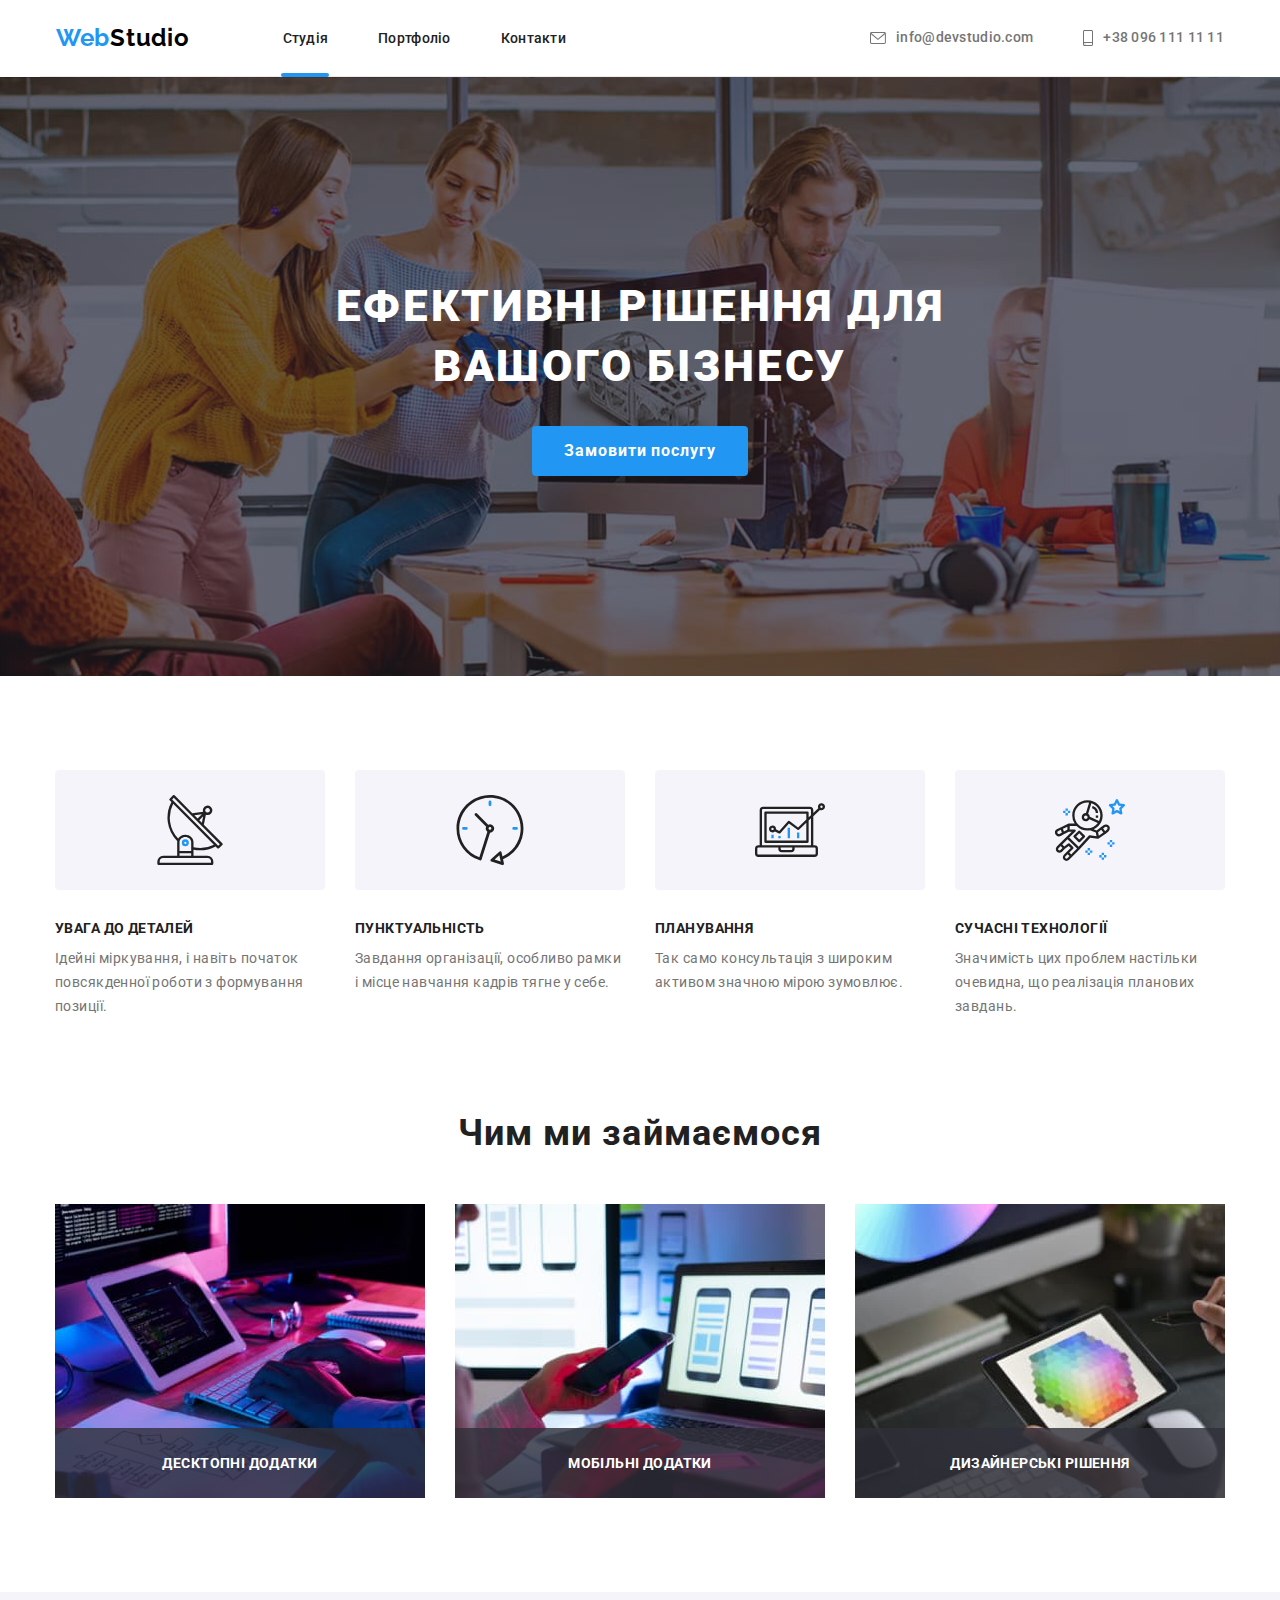
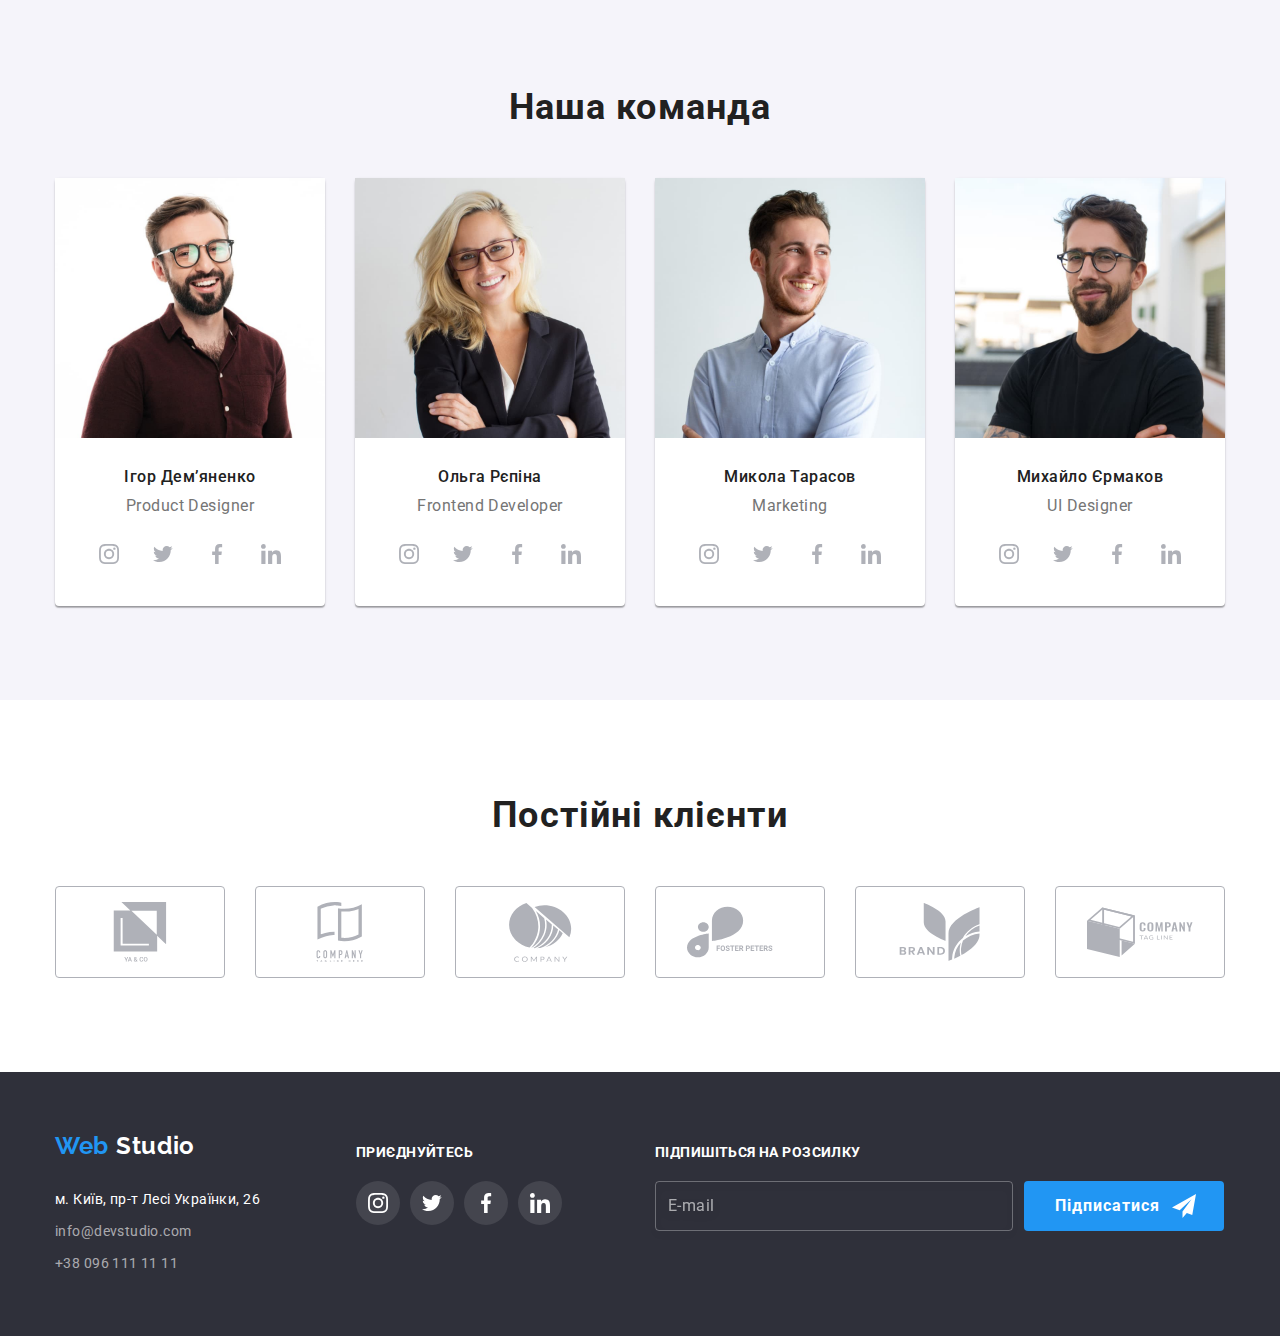
<file: index.html>
<!DOCTYPE html>
<html lang="uk">
  <head>
    <meta charset="UTF-8" />
    <meta http-equiv="X-UA-Compatible" content="IE=edge" />
    <meta name="viewport" content="width=device-width, initial-scale=1.0" />
    <title>Web Studio</title>
    <link
      rel="stylesheet"
      href="https://cdnjs.cloudflare.com/ajax/libs/modern-normalize/1.1.0/modern-normalize.min.css"
    />
    <link rel="stylesheet" href="./css/main.min.css" />
    <link
      href="https://fonts.googleapis.com/css2?family=Raleway:wght@700&family=Roboto:wght@400;500;700;900&display=swap"
      rel="stylesheet"
    />
  </head>
  <body>
    <header class="page-header">
      <div class="page-header__container">
        <a href="./index.html" lang="en" class="logo page-header__logo"
          ><span class="logo-design-color">Web</span>Studio</a
        >
        <button type="button" class="mobile-menu__open js-open-menu is-open">
          <svg
            class="mobile-menu__icon-menu"
            width="24"
            height="16"
            aria-label="виклик мобільного меню"
          >
            <use href="./images/icon.svg#icon-menu_24px"></use>
          </svg>
        </button>
        <div class="mobile-menu js-menu-container">
          <button type="button" class="mobile-menu__close js-close-menu">
            <svg class="mobile-menu__icon-close" width="18" heighe="18">
              <use href="./images/icon.svg#icon-close_24px"></use>
            </svg>
          </button>
          <div class="mobile-menu__set">
            <nav class="mobile-menu__nav">
              <ul class="mobile-menu__nav-list">
                <li class="mobile-menu__nav-item">
                  <a class="mobile-menu__nav-link" href="./index.html">Студія</a>
                </li>
                <li class="mobile-menu__nav-item">
                  <a class="mobile-menu__nav-link" href="./portfolio.html">Портфоліо</a>
                </li>
                <li class="mobile-menu__nav-item">
                  <a class="mobile-menu__nav-link" href="#">Контакти</a>
                </li>
              </ul>
            </nav>
            <div>
              <ul class="mobile-menu__contact-list">
                <li class="mobile-menu__contact-item">
                  <a class="mobile-menu__contact-tel" href="tel:+380961111111">+380961111111</a>
                </li>
                <li class="mobile-menu__contact-item">
                  <a class="mobile-menu__contact-mail" href="mailto:info@devstudio.com"
                    >info@devstudio.com</a
                  >
                </li>
              </ul>
            </div>
            <div>
              <ul class="mobile-menu__social-list">
                <li class="mobile-menu__social-item">
                  <a class="mobile-menu__social-link" href="#">Instagram</a>
                </li>
                <li class="mobile-menu__social-item">
                  <a class="mobile-menu__social-link" href="#">Twitter</a>
                </li>
                <li class="mobile-menu__social-item">
                  <a class="mobile-menu__social-link" href="#">Facebook</a>
                </li>
                <li class="mobile-menu__social-item">
                  <a class="mobile-menu__social-link" href="#">Linkedln</a>
                </li>
              </ul>
            </div>
          </div>
        </div>
        <nav>
          <ul class="nav">
            <li class="nav__item">
              <a href="./index.html" class="nav__link nav__studio--bottom-border">Студія</a>
            </li>
            <li class="nav__item">
              <a href="./portfolio.html" class="nav__link">Портфоліо</a>
            </li>
            <li class="nav__item">
              <a href="#" class="nav__link">Контакти</a>
            </li>
          </ul>
        </nav>
        <ul class="contact">
          <li class="contact__item">
            <a href="mailto:info@devstudio.com" class="contact__link">
              <svg class="contact__icon-mail">
                <use href="./images/icon.svg#icon-envelope"></use>
              </svg>
              info@devstudio.com</a
            >
          </li>
          <li class="contact__item">
            <a href="tel:+380961111111" class="contact__link">
              <svg class="contact__icon-smartphone">
                <use href="./images/icon.svg#icon-smartphone"></use>
              </svg>
              +38 096 111 11 11</a
            >
          </li>
        </ul>
      </div>
    </header>
    <main>
      <section class="section-hero">
        <div class="container">
          <h1 class="hero__title">
            Ефективні рішення для<br />
            вашого бізнесу
          </h1>
          <button type="submit" class="button hero-button" data-modal-open>Замовити послугу</button>
        </div>
      </section>
      <section class="section-benefits">
        <div class="container">
          <h2 class="benefits__title visually-hidden">Наші переваги</h2>
          <ul class="benefits__list">
            <li class="benefits__item">
              <span class="benefits__icon">
                <svg class="benefits-icon-antenna" width="70px" height="70px">
                  <use href="./images/icon.svg#icon-antenna-1"></use>
                </svg>
              </span>
              <h3 class="benefits__title">Увага до деталей</h3>
              <p class="benefits__text">
                Ідейні міркування, і навіть початок повсякденної роботи з формування позиції.
              </p>
            </li>
            <li class="benefits__item">
              <span class="benefits__icon">
                <svg class="benefits-icon-antenna" width="70px" height="70px">
                  <use href="./images/icon.svg#icon-clock-1"></use>
                </svg>
              </span>
              <h3 class="benefits__title">Пунктуальність</h3>
              <p class="benefits__text">
                Завдання організації, особливо рамки і місце навчання кадрів тягне у себе.
              </p>
            </li>
            <li class="benefits__item">
              <span class="benefits__icon">
                <svg class="benefits-icon-antenna" width="70px" height="70px">
                  <use href="./images/icon.svg#icon-diagram-1"></use>
                </svg>
              </span>
              <h3 class="benefits__title">Планування</h3>
              <p class="benefits__text">
                Так само консультація з широким активом значною мірою зумовлює.
              </p>
            </li>
            <li class="benefits__item">
              <span class="benefits__icon">
                <svg class="benefits-icon-antenna" width="70px" height="70px">
                  <use href="./images/icon.svg#icon-astronaut-1"></use>
                </svg>
              </span>
              <h3 class="benefits__title">Сучасні технології</h3>
              <p class="benefits__text">
                Значимість цих проблем настільки очевидна, що реалізація планових завдань.
              </p>
            </li>
          </ul>
        </div>
      </section>
      <section class="works-section">
        <div class="container">
          <h2 class="works__title">Чим ми займаємося</h2>
          <ul class="works__list">
            <li class="works__item">
              <div class="works__div">
                <picture>
                  <source
                    srcset="
                      ./images/work/box-1-desktop.jpg    1x,
                      ./images/work/box-1-desktop@x2.jpg 2x
                    "
                  />
                  <img
                    class="works__images"
                    src="./images/work/box-1-desktop.jpg"
                    alt="людина працює на планшеті через клавіатуру "
                    width="370"
                  />
                </picture>
                <p class="works__text">Десктопні додатки</p>
              </div>
            </li>
            <li class="works__item">
              <div class="works__div">
                <picture>
                  <source
                    srcset="
                      ./images/work/box-2-desktop.jpg    1x,
                      ./images/work/box-2-desktop@x2.jpg 2x
                    "
                  />
                  <img
                    class="works__images"
                    src="./images/work/box-2-desktop.jpg"
                    alt="смартфон і ноутбук"
                    width="370"
                  />
                </picture>
                <p class="works__text">Мобільні додатки</p>
              </div>
            </li>
            <li class="works__item">
              <div class="works__div">
                <picture>
                  <source
                    srcset="
                      ./images/work/box-3-desktop.jpg    1x,
                      ./images/work/box-3-desktop@x2.jpg 2x
                    "
                  />
                  <img
                    class="works__images"
                    src="./images/work/box-3-desktop.jpg"
                    alt="робота на планшеті за допомогою стілуса"
                    width="370"
                  />
                </picture>
                <p class="works__text">Дизайнерські рішення</p>
              </div>
            </li>
          </ul>
        </div>
      </section>
      <section class="section-team">
        <div class="container">
          <h2 class="team__title">Наша команда</h2>
          <ul class="team__list">
            <li class="team__item">
              <picture>
                <source
                  srcset="
                    ./images/team-images/igor-mobile.jpg    1x,
                    ./images/team-images/igor-mobile@x2.jpg 2x
                  "
                  media="(max-width:767px)"
                />
                <source
                  srcset="
                    ./images/team-images/igor-tablet.jpg    1x,
                    ./images/team-images/igor-tablet@x2.jpg 2x
                  "
                  media="(max-width:1199px)"
                />
                <source
                  srcset="
                    ./images/team-images/igor-desktop.jpg    1x,
                    ./images/team-images/igor-desktop@x2.jpg 2x
                  "
                  media="(min-width:1200px)"
                />
                <img
                  class="team__images"
                  src="./images/team-images/igor-mobile.jpg"
                  alt="молодий чоловік в сорочці і окулярах"
                />
              </picture>
              <div class="team-card">
                <h3 class="team-card__title">Ігор Дем’яненко</h3>
                <p lang="en" class="team-card__text">Product Designer</p>
                <ul class="team-card__list">
                  <li>
                    <a href="" class="team-card__link">
                      <svg class="team-icon" width="20" height="20">
                        <use href="./images/icon.svg#icon-instagram-2"></use>
                      </svg>
                    </a>
                  </li>
                  <li>
                    <a href="" class="team-card__link">
                      <svg class="team-icon" width="20" height="20">
                        <use href="./images/icon.svg#icon-Group"></use>
                      </svg>
                    </a>
                  </li>
                  <li>
                    <a href="" class="team-card__link">
                      <svg class="team-icon" width="20" height="20">
                        <use href="./images/icon.svg#icon-facebook-1"></use>
                      </svg>
                    </a>
                  </li>
                  <li>
                    <a href="" class="team-card__link">
                      <svg class="team-icon" width="20" height="20">
                        <use href="./images/icon.svg#icon-linkedin-1"></use>
                      </svg>
                    </a>
                  </li>
                </ul>
              </div>
            </li>
            <li class="team__item">
              <picture>
                <source
                  srcset="
                    ./images/team-images/olga-mobile.jpg    1x,
                    ./images/team-images/olga-mobile@x2.jpg 2x
                  "
                  media="(max-width:767px)"
                />
                <source
                  srcset="
                    ./images/team-images/olga-tablet.jpg    1x,
                    ./images/team-images/olga-tablet@x2.jpg 2x
                  "
                  media="(max-width:1199px)"
                />
                <source
                  srcset="
                    ./images/team-images/olga-desktop.jpg    1x,
                    ./images/team-images/olga-desktop@x2.jpg 2x
                  "
                  media="(min-width:1200px)"
                />
                <img
                  class="team__images"
                  src="./images/team-images/olga-mobile.jpg"
                  alt="молода дівчина в окулярах"
                />
              </picture>
              <div class="team-card">
                <h3 class="team-card__title">Ольга Рєпіна</h3>
                <p lang="en" class="team-card__text">Frontend Developer</p>
                <ul class="team-card__list">
                  <li>
                    <a href="" class="team-card__link">
                      <svg class="team-icon" width="20" height="20">
                        <use href="./images/icon.svg#icon-instagram-2"></use>
                      </svg>
                    </a>
                  </li>
                  <li>
                    <a href="" class="team-card__link">
                      <svg class="team-icon" width="20" height="20">
                        <use href="./images/icon.svg#icon-Group"></use>
                      </svg>
                    </a>
                  </li>
                  <li>
                    <a href="" class="team-card__link">
                      <svg class="team-icon" width="20" height="20">
                        <use href="./images/icon.svg#icon-facebook-1"></use>
                      </svg>
                    </a>
                  </li>
                  <li>
                    <a href="" class="team-card__link">
                      <svg class="team-icon" width="20" height="20">
                        <use href="./images/icon.svg#icon-linkedin-1"></use>
                      </svg>
                    </a>
                  </li>
                </ul>
              </div>
            </li>
            <li class="team__item">
              <picture>
                <source
                  srcset="
                    ./images/team-images/mukola-mobile.jpg    1x,
                    ./images/team-images/mukola-mobile@x2.jpg 2x
                  "
                  media="(max-width:767px)"
                />
                <source
                  srcset="
                    ./images/team-images/mukola-tablet.jpg    1x,
                    ./images/team-images/mukola-tablet@x2.jpg 2x
                  "
                  media="(max-width:1199px)"
                />
                <source
                  srcset="
                    ./images/team-images/mukola-desktop.jpg    1x,
                    ./images/team-images/mukola-desktop@x2.jpg 2x
                  "
                  media="(min-width:1200px)"
                />
                <img
                  class="team__images"
                  src="./images/team-images/mukola-mobile.jpg"
                  alt="молодий усміхнений чоловік в сорочці"
                  width="100%"
                />
              </picture>
              <div class="team-card">
                <h3 class="team-card__title">Микола Тарасов</h3>
                <p lang="en" class="team-card__text">Marketing</p>
                <ul class="team-card__list">
                  <li>
                    <a href="" class="team-card__link">
                      <svg class="team-icon" width="20" height="20">
                        <use href="./images/icon.svg#icon-instagram-2"></use>
                      </svg>
                    </a>
                  </li>
                  <li>
                    <a href="" class="team-card__link">
                      <svg class="team-icon" width="20" height="20">
                        <use href="./images/icon.svg#icon-Group"></use>
                      </svg>
                    </a>
                  </li>
                  <li>
                    <a href="" class="team-card__link">
                      <svg class="team-icon" width="20" height="20">
                        <use href="./images/icon.svg#icon-facebook-1"></use>
                      </svg>
                    </a>
                  </li>
                  <li>
                    <a href="" class="team-card__link">
                      <svg class="team-icon" width="20" height="20">
                        <use href="./images/icon.svg#icon-linkedin-1"></use>
                      </svg>
                    </a>
                  </li>
                </ul>
              </div>
            </li>
            <li class="team__item">
              <picture>
                <source
                  srcset="
                    ./images/team-images/muhail-mobile.jpg    1x,
                    ./images/team-images/muhail-mobile@x2.jpg 2x
                  "
                  media="(max-width:767px)"
                />
                <source
                  srcset="
                    ./images/team-images/muhail-tablet.jpg    1x,
                    ./images/team-images/muhail-tablet@x2.jpg 2x
                  "
                  media="(max-width:1199px)"
                />
                <source
                  srcset="
                    ./images/team-images/muhail-desktop.jpg    1x,
                    ./images/team-images/muhail-desktop@x2.jpg 2x
                  "
                  media="(min-width:1200px)"
                />
                <img
                  class="team__images"
                  src="./images/team-images/muhail-mobile.jpg"
                  alt="молодий чоловік в футболці і окулярах"
                  width="100%"
                />
              </picture>
              <div class="team-card">
                <h3 class="team-card__title">Михайло Єрмаков</h3>
                <p lang="en" class="team-card__text">UI Designer</p>
                <ul class="team-card__list">
                  <li>
                    <a href="" class="team-card__link">
                      <svg class="team-icon" width="20" height="20">
                        <use href="./images/icon.svg#icon-instagram-2"></use>
                      </svg>
                    </a>
                  </li>
                  <li>
                    <a href="" class="team-card__link">
                      <svg class="team-icon" width="20" height="20">
                        <use href="./images/icon.svg#icon-Group"></use>
                      </svg>
                    </a>
                  </li>
                  <li>
                    <a href="" class="team-card__link">
                      <svg class="team-icon" width="20" height="20">
                        <use href="./images/icon.svg#icon-facebook-1"></use>
                      </svg>
                    </a>
                  </li>
                  <li>
                    <a href="" class="team-card__link">
                      <svg class="team-icon" width="20" height="20">
                        <use href="./images/icon.svg#icon-linkedin-1"></use>
                      </svg>
                    </a>
                  </li>
                </ul>
              </div>
            </li>
          </ul>
        </div>
      </section>
      <section class="section-clients">
        <div class="container">
          <h2 class="clients__title">Постійні клієнти</h2>
          <ul class="clients__list">
            <li>
              <a href="" class="clients__link">
                <svg class="clients__icon" width="106" height="60">
                  <use href="./images/icon.svg#icon-group-1"></use>
                </svg>
              </a>
            </li>
            <li>
              <a href="" class="clients__link">
                <svg class="clients__icon" width="106" height="60">
                  <use href="./images/icon.svg#icon-group-2"></use>
                </svg>
              </a>
            </li>
            <li>
              <a href="" class="clients__link">
                <svg class="clients__icon" width="106" height="60">
                  <use href="./images/icon.svg#icon-group-3"></use>
                </svg>
              </a>
            </li>
            <li>
              <a href="" class="clients__link">
                <svg class="clients__icon" width="106" height="60">
                  <use href="./images/icon.svg#icon-group-4"></use>
                </svg>
              </a>
            </li>
            <li>
              <a href="" class="clients__link">
                <svg class="clients__icon" width="106" height="60">
                  <use href="./images/icon.svg#icon-group-5"></use>
                </svg>
              </a>
            </li>
            <li>
              <a href="" class="clients__link">
                <svg class="clients__icon" width="106" height="60">
                  <use href="./images/icon.svg#icon-group-6"></use>
                </svg>
              </a>
            </li>
          </ul>
        </div>
      </section>
    </main>
    <footer class="section-footer">
      <div class="container">
      <div class="footer__list">
        <div class="footer-item">
          <a href="./index.html" lang="en" class="logo footer__logo"
            ><span class="logo-design-color">Web</span> Studio</a
          >
          <address>
            <ul class="address__list">
              <li class="address__item">
                <a
                  href="https://goo.gl/maps/CPtrU1FHBa2aNyZL9"
                  target="_blank"
                  rel="noopener noreferrer nofollow"
                  class="address__office"
                  >м. Київ, пр-т Лесі Українки, 26</a
                >
              </li>
              <li class="address__item">
                <a href="mailto:info@devstudio.com" class="address__contact">info@devstudio.com</a>
              </li>
              <li class="address__item">
                <a href="tel:+380961111111" class="address__contact">+38 096 111 11 11</a>
              </li>
            </ul>
          </address>
        </div>
        <div class="footer-join__set">
          <p class="footer-join__title">Приєднуйтесь</p>
          <ul class="footer-join__list">
            <li>
              <a href="" class="footer-join__link">
                <svg class="footer-join__icon" width="20" height="20">
                  <use href="./images/icon.svg#icon-instagram-2"></use>
                </svg>
              </a>
            </li>
            <li>
              <a href="" class="footer-join__link">
                <svg class="footer-join__icon" width="20" height="20">
                  <use href="./images/icon.svg#icon-Group"></use>
                </svg>
              </a>
            </li>
            <li>
              <a href="" class="footer-join__link">
                <svg class="footer-join__icon" width="20" height="20">
                  <use href="./images/icon.svg#icon-facebook-1"></use>
                </svg>
              </a>
            </li>
            <li>
              <a href="" class="footer-join__link">
                <svg class="footer-join__icon" width="20" height="20">
                  <use href="./images/icon.svg#icon-linkedin-1"></use>
                </svg>
              </a>
            </li>
          </ul>
        </div>
        <div class="footer-form">
          <p class="footer-form__title">Підпишіться на розсилку</p>
          <form>
            <label for="footer=form-email"></label>
            <input
              class="footer-form__input"
              id="footer=form-email"
              type="email"
              name="footer=form-email"
              placeholder="E-mail"
            />
            <button class="button footer-form__button" type="submit">
              Підписатися
              <svg class="footer-form__icon" width="24" height="24">
                <use href="./images/icon.svg#icon-icon-send"></use>
              </svg>
            </button>
          </form>
        </div>
      </div>
      </div>
    </footer>
    <div class="backdrop is-hidden" data-modal>
      <div class="modal">
        <button class="modal__close-button" type="button" data-modal-close>
          <svg class="modal__icon" width="11" height="11">
            <use href="./images/icon.svg#close"></use>
          </svg>
        </button>
        <p class="modal__text">Залиште свої данні, ми вам передзвонимо</p>
        <form>
          <label class="modal__name-label" for="person-name">Ім’я</label>
          <div class="modal__name-position">
            <input class="modal__name-input" id="person-name" type="text" name="person-name" />
            <svg class="modal__person-icon" width="12" height="12">
              <use href="./images/icon.svg#icon-person-black-18dp-1"></use>
            </svg>
          </div>

          <label class="modal__tel-label" for="person-tel">Телефон</label>
          <div class="modal__tel-position">
            <input class="modal__tel-input" id="person-tel" type="tel" name="person-tel" />
            <svg class="modal__tel-icon" width="13" height="13">
              <use href="./images/icon.svg#icon-Vector"></use>
            </svg>
          </div>

          <label class="modal__mail-label" for="person-mail">Пошта</label>
          <div class="modal__mail-position">
            <input class="modal__mail-input" id="person-mail" type="email" name="person-mail" />
            <svg class="modal__mail-icon" width="15" height="12">
              <use href="./images/icon.svg#icon-Vector-1"></use>
            </svg>
          </div>

          <label class="modal__comment-label" for="person-comment">Коментар</label>
          <textarea
            class="modal__comment"
            id="person-comment"
            name="person-comment"
            placeholder="Введіть текст"
          ></textarea>
        
          <div class="modal__checkbox">
          <label for="terms-check" >
            <input
              type="checkbox"
              id="terms-check"
              name="terms-check"
              class="modal__checkbox-input"
            />
            <span class="modal__checkbox-text"></span>
            Погоджуюсь з розсилкою та приймаю
            <a href="#" class="modal__checkbox-link">Умови договору</a>
            <svg class="modal__checkbox-icon" width="16" height="16">
              <use href="./images/icon.svg#icon-icon-check-5"></use>
            </svg>
          </label>
        </div>
          <button type="submit" class="button modal__form-button">Відправити</button>
        </form>
      </div>
    </div>
    <script src="./js/modal.js"></script>
    <script src="./js/mobile-menu.js"></script>
  </body>
</html>
</file>
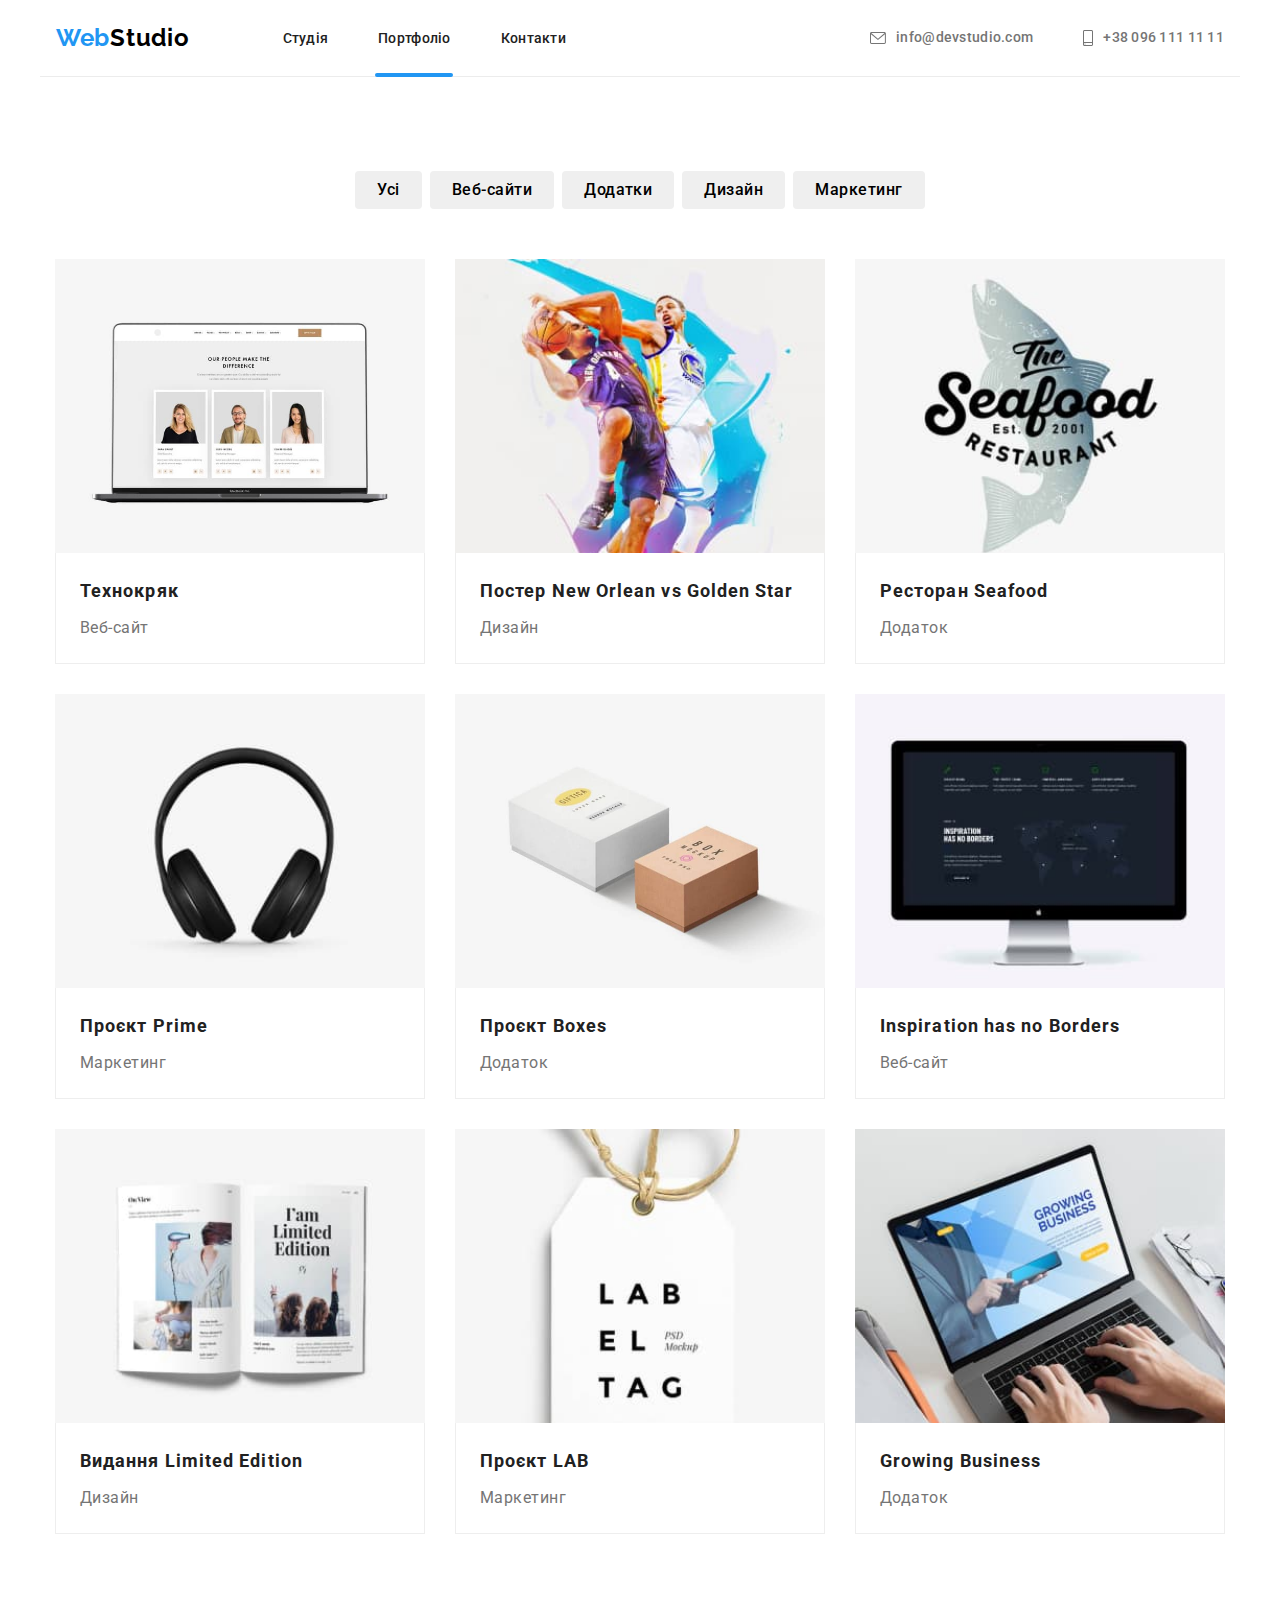
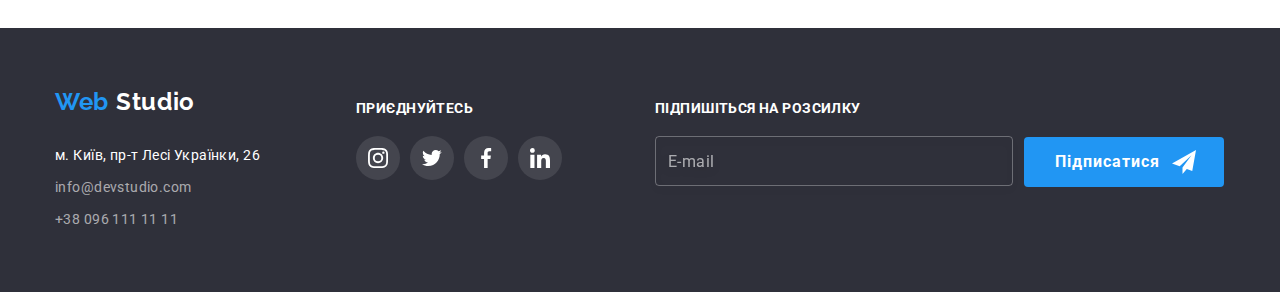
<file: portfolio.html>
<!DOCTYPE html>
<html lang="uk">
  <head>
    <meta charset="UTF-8" />
    <meta http-equiv="X-UA-Compatible" content="IE=edge" />
    <meta name="viewport" content="width=device-width, initial-scale=1.0" />
    <title>Portfolio</title>
    <link
      rel="stylesheet"
      href="https://cdnjs.cloudflare.com/ajax/libs/modern-normalize/1.1.0/modern-normalize.min.css"
    />
    <link rel="stylesheet" href="./css/main.min.css" />
    <link
      href="https://fonts.googleapis.com/css2?family=Raleway:wght@700&family=Roboto:wght@400;500;700;900&display=swap"
      rel="stylesheet"
    />
  </head>
  <body>
    <header class="page-header">
      <div class="page-header__container">
        <a href="./index.html" lang="en" class="logo page-header__logo"
          ><span class="logo-design-color">Web</span>Studio</a
        >
        <button type="button" class="mobile-menu__open js-open-menu is-open">
          <svg
            class="mobile-menu__icon-menu"
            width="24"
            height="16"
            aria-label="виклик мобільного меню"
          >
            <use href="./images/icon.svg#icon-menu_24px"></use>
          </svg>
        </button>
        <div class="mobile-menu js-menu-container">
          <button type="button" class="mobile-menu__close js-close-menu">
            <svg class="mobile-menu__icon-close" width="18" heighe="18">
              <use href="./images/icon.svg#icon-close_24px"></use>
            </svg>
          </button>
          <div class="mobile-menu__set">
            <nav class="mobile-menu__nav">
              <ul class="mobile-menu__nav-list">
                <li class="mobile-menu__nav-item">
                  <a class="mobile-menu__nav-link" href="./index.html">Студія</a>
                </li>
                <li class="mobile-menu__nav-item">
                  <a class="mobile-menu__nav-link" href="./portfolio.html">Портфоліо</a>
                </li>
                <li class="mobile-menu__nav-item">
                  <a class="mobile-menu__nav-link" href="#">Контакти</a>
                </li>
              </ul>
            </nav>
            <div>
              <ul class="mobile-menu__contact-list">
                <li class="mobile-menu__contact-item">
                  <a class="mobile-menu__contact-tel" href="tel:+380961111111">+380961111111</a>
                </li>
                <li class="mobile-menu__contact-item">
                  <a class="mobile-menu__contact-mail" href="mailto:info@devstudio.com"
                    >info@devstudio.com</a
                  >
                </li>
              </ul>
            </div>
            <div>
              <ul class="mobile-menu__social-list">
                <li class="mobile-menu__social-item">
                  <a class="mobile-menu__social-link" href="#">Instagram</a>
                </li>
                <li class="mobile-menu__social-item">
                  <a class="mobile-menu__social-link" href="#">Twitter</a>
                </li>
                <li class="mobile-menu__social-item">
                  <a class="mobile-menu__social-link" href="#">Facebook</a>
                </li>
                <li class="mobile-menu__social-item">
                  <a class="mobile-menu__social-link" href="#">Linkedln</a>
                </li>
              </ul>
            </div>
          </div>
        </div>
        <nav>
          <ul class="nav">
            <li class="nav__item">
              <a href="./index.html" class="nav__link">Студія</a>
            </li>
            <li class="nav__item">
              <a href="./portfolio.html" class="nav__link nav__portfolio--bottom-border"
                >Портфоліо</a
              >
            </li>
            <li class="nav__item">
              <a href="#" class="nav__link">Контакти</a>
            </li>
          </ul>
        </nav>
        <ul class="contact">
          <li class="contact__item">
            <a href="mailto:info@devstudio.com" class="contact__link">
              <svg class="contact__icon-mail">
                <use href="./images/icon.svg#icon-envelope"></use>
              </svg>
              info@devstudio.com</a
            >
          </li>
          <li class="contact__item">
            <a href="tel:+380961111111" class="contact__link">
              <svg class="contact__icon-smartphone">
                <use href="./images/icon.svg#icon-smartphone"></use>
              </svg>
              +38 096 111 11 11</a
            >
          </li>
        </ul>
      </div>
    </header>
    <main>
      <section class="section-portfolio">
        <div class="container">
          <h1 class="portfolio__hidden-title visually-hidden">Портфоліо</h1>
          <ul class="portfolio__list-button">
            <li class="portfolio__item"><button class="portfolio__button">Усі</button></li>
            <li class="portfolio__item"><button class="portfolio__button">Веб-сайти</button></li>
            <li class="portfolio__item"><button class="portfolio__button">Додатки</button></li>
            <li class="portfolio__item"><button class="portfolio__button">Дизайн</button></li>
            <li class="portfolio__item"><button class="portfolio__button">Маркетинг</button></li>
          </ul>
          <ul class="portfolio-product__list">
            <li class="portfolio-product__item">
              <div class="portfolio-product__overlay">
                <picture>
                  <source
                    srcset="
                  ./images/portfolio-images/laptop-mobile.jpg x1,
                   ./images/portfolio-images/laptop-mobile@x2.jpg 2x"
                    media="(max-width:767px)"
                  />
                  <source
                    srcset="
                ./images/portfolio-images/laptop-tablet.jpg x1,
                ./images/portfolio-images/laptop-tablet@x2.jpg 2x"
                    media="(min-width:768px)"
                  />

                  <source
                    srcset="
                ./images/portfolio-images/laptop-desktop.jpg x1,
                ./images/portfolio-images/laptop-desktop@x2.jpg 2x"
                    media="(min-width:1200px)"
                  />

                  <img class="portfolio-img" src="./images//portfolio-images/laptop-mobile.jpg" alt="ноутбук" />
                </picture>
                <p class="portfolio-product__overlay-text">
                  Ресурс пропонує комплексні пропозиції з різним рівнем функціоналу та сервісів. Все
                  це дозволить відвідувачу отримати вичерпні відомості про компанію чи приватну
                  особу.
                </p>
              </div>
              <div class="portfolio-product__description">
                <h2 class="portfolio-product__title">Технокряк</h2>
                <p class="portfolio-product__text">Веб-сайт</p>
              </div>
            </li>
            <li class="portfolio-product__item">
              <div class="portfolio-product__overlay">
                <picture>
                  <source
                    srcset="
                     ./images/portfolio-images/sport-mobile.jpg 1x,
                     ./images/portfolio-images/sport-mobile@x2.jpg 2x"
                    media="(max-width:767px)"
                  />
                  <source
                    srcset="
                    ./images/portfolio-images/sport-tablet.jpg 1x,
                    ./images/portfolio-images/sport-tablet@x2.jpg 2x"
                    media="(min-width:768px)"
                  />

                  <source
                    srcset="
                                ./images/portfolio-images/sport-desktop.jpg 1x,
                                ./images/portfolio-images/sport-desktop@x2.jpg 2x"
                    media="(min-width:1200px)"
                  />

                  <img 
                    src="./images/portfolio-images/sport-mobile.jpg"
                    alt="два гравці в баскетбол"
                  />
                </picture>

                <p class="portfolio-product__overlay-text">
                  Ресурс пропонує комплексні пропозиції з різним рівнем функціоналу та сервісів. Все
                  це дозволить відвідувачу отримати вичерпні відомості про компанію чи приватну
                  особу.
                </p>
              </div>
              <div class="portfolio-product__description">
                <h2 class="portfolio-product__title">Постер New Orlean vs Golden Star</h2>
                <p class="portfolio-product__text">Дизайн</p>
              </div>
            </li>
            <li class="portfolio-product__item">
              <div class="portfolio-product__overlay">
                <picture>
                  <source
                    srcset="
                                                  ./images/portfolio-images/seafood-mobile.jpg 1x,
                                                   ./images/portfolio-images/seafood-mobile@x2.jpg 2x"
                    media="(max-width:767px)"
                  />
                  <source
                    srcset="
                                                ./images/portfolio-images/seafood-tablet.jpg 1x,
                                                ./images/portfolio-images/seafood-tablet@x2.jpg 2x"
                    media="(min-width:768px)"
                  />

                  <source
                    srcset="
                                                ./images/portfolio-images/seafood-desktop.jpg 1x,
                                                ./images/portfolio-images/seafood-desktop@x2.jpg 2x"
                    media="(min-width:1200px)"
                  />

                  <img
                    class="portfolio-img"
                    src="./images/portfolio-images/seafood-mobile.jpg"
                    alt="емблема ресторану з акулою"
                  />
                </picture>

                <p class="portfolio-product__overlay-text">
                  Ресурс пропонує комплексні пропозиції з різним рівнем функціоналу та сервісів. Все
                  це дозволить відвідувачу отримати вичерпні відомості про компанію чи приватну
                  особу.
                </p>
              </div>
              <div class="portfolio-product__description">
                <h2 class="portfolio-product__title">Ресторан Seafood</h2>
                <p class="portfolio-product__text">Додаток</p>
              </div>
            </li>
            <li class="portfolio-product__item">
              <div class="portfolio-product__overlay">
                <picture>
                  <source
                    srcset="
                    ./images/portfolio-images/headphone-mobile.jpg 1x,
                    ./images/portfolio-images/headphone-mobile@x2.jpg 2x"
                    media="(max-width:767px)"
                  />
                  <source
                    srcset="
                    ./images/portfolio-images/headphone-tablet.jpg 1x,
                    ./images/portfolio-images/headphone-tablet@x2.jpg 2x"
                    media="(min-width:768px)"
                  />

                  <source
                    srcset="
                    ./images/portfolio-images/headphone-desktop.jpg 1x,
                    ./images/portfolio-images/headphone-desktop@x2.jpg 2x"
                    media="(min-width:1200px)"
                  />

                  <img src="./images/portfolio-images/headphone-mobile.jpg" alt="навушники" />
                </picture>

                <p class="portfolio-product__overlay-text">
                  Ресурс пропонує комплексні пропозиції з різним рівнем функціоналу та сервісів. Все
                  це дозволить відвідувачу отримати вичерпні відомості про компанію чи приватну
                  особу.
                </p>
              </div>
              <div class="portfolio-product__description">
                <h2 class="portfolio-product__title">Проєкт Prime</h2>
                <p class="portfolio-product__text">Маркетинг</p>
              </div>
            </li>
            <li class="portfolio-product__item">
              <div class="portfolio-product__overlay">
                  <picture>
                    <source srcset="
                                      ./images/portfolio-images/boxes-mobile.jpg x1,
                                      ./images/portfolio-images/boxes-mobile@x2.jpg 2x" media="(max-width:767px)" />
                    <source srcset="
                                      ./images/portfolio-images/boxes-tablet.jpg x1,
                                      ./images/portfolio-images/boxes-tablet@x2.jpg 2x" media="(min-width:768px)" />
                  
                    <source srcset="
                                      ./images/portfolio-images/boxes-desktop.jpg x1,
                                      ./images/portfolio-images/boxes-desktop@x2.jpg 2x" media="(min-width:1200px)" />
                  
                      <img src="./images/portfolio-images/boxes-mobile.jpg" alt="дві коробки біла і коричнева" />
                  </picture>
              
                <p class="portfolio-product__overlay-text">
                  Ресурс пропонує комплексні пропозиції з різним рівнем функціоналу та сервісів. Все
                  це дозволить відвідувачу отримати вичерпні відомості про компанію чи приватну
                  особу.
                </p>
              </div>
              <div class="portfolio-product__description">
                <h2 class="portfolio-product__title">Проєкт Boxes</h2>
                <p class="portfolio-product__text">Додаток</p>
              </div>
            </li>
            <li class="portfolio-product__item">
              <div class="portfolio-product__overlay">
                <picture>
                  <source srcset="
                  ./images/portfolio-images/display-mobile.jpg 1x,
                  ./images/portfolio-images/display-mobile@x2.jpg 2x" media="(max-width:767px)" />
                  <source srcset="
                  ./images/portfolio-images/display-tablet.jpg 1x,
                  ./images/portfolio-images/display-tablet@x2.jpg 2x" media="(min-width:768px)" />
                
                  <source srcset="
                  ./images/portfolio-images/display-desktop.jpg 1x,
                  ./images/portfolio-images/display-desktop@x2.jpg 2x" media="(min-width:1200px)" />
                <img src="./images/portfolio-images/display-mobile.jpg" alt="монітор комп’ютера" />
                  
                </picture>
                
                <p class="portfolio-product__overlay-text">
                  Ресурс пропонує комплексні пропозиції з різним рівнем функціоналу та сервісів. Все
                  це дозволить відвідувачу отримати вичерпні відомості про компанію чи приватну
                  особу.
                </p>
              </div>
              <div class="portfolio-product__description">
                <h2 class="portfolio-product__title">Inspiration has no Borders</h2>
                <p class="portfolio-product__text">Веб-сайт</p>
              </div>
            </li>
            <li class="portfolio-product__item">
              <div class="portfolio-product__overlay">
                <picture>
                  <source srcset="
                  ./images/portfolio-images/book-mobile.jpg 1x,
                  ./images/portfolio-images/book-mobile@x2.jpg 2x"
                    media="(max-width:767px)" />
                  <source srcset="
                  ./images/portfolio-images/book-tablet.jpg 1x,
                  ./images/portfolio-images/book-tablet@x2.jpg 2x"
                    media="(min-width:768px)" />
                
                  <source srcset="
                  ./images/portfolio-images/book-desktop.jpg 1x,
                  ./images/portfolio-images/book-desktop@x2.jpg 2x"
                    media="(min-width:1200px)" />
                
                <img src="./images/portfolio-images/book-mobile.jpg" alt="розгорнута книга"  />
                </picture>
                
                
                <p class="portfolio-product__overlay-text">
                  Ресурс пропонує комплексні пропозиції з різним рівнем функціоналу та сервісів. Все
                  це дозволить відвідувачу отримати вичерпні відомості про компанію чи приватну
                  особу.
                </p>
              </div>
              <div class="portfolio-product__description">
                <h2 class="portfolio-product__title">Видання Limited Edition</h2>
                <p class="portfolio-product__text">Дизайн</p>
              </div>
            </li>
            <li class="portfolio-product__item">
              <div class="portfolio-product__overlay">
                <picture>
                  <source srcset="
                    ./images/portfolio-images/tag-mobile.jpg 1x,
                    ./images/portfolio-images/tag-mobile@x2.jpg 2x"
                    media="(max-width:767px)" />
                  <source srcset="
                    ./images/portfolio-images/tag-tablet.jpg 1x,
                    ./images/portfolio-images/tag-tablet@x2.jpg 2x"
                    media="(min-width:768px)" />
                
                  <source srcset="
                    ./images/portfolio-images/tag-desktop.jpg 1x,
                    ./images/portfolio-images/tag-desktop@x2.jpg 2x"
                    media="(min-width:1200px)" />
                
                  <img src="./images//portfolio-images/tag-mobile.jpg" alt="бірка на мотузці" />
                </picture>
                
                <p class="portfolio-product__overlay-text">
                  Ресурс пропонує комплексні пропозиції з різним рівнем функціоналу та сервісів. Все
                  це дозволить відвідувачу отримати вичерпні відомості про компанію чи приватну
                  особу.
                </p>
              </div>
              <div class="portfolio-product__description">
                <h2 class="portfolio-product__title">
                  Проєкт <span class="portfolio-product__text-lab">Lab</span>
                </h2>
                <p class="portfolio-product__text">Маркетинг</p>
              </div>
            </li>
            <li class="portfolio-product__item">
              <div class="portfolio-product__overlay">
                <picture>
                  <source
                    srcset="
                    ./images/portfolio-images/laptoptwo-mobile.jpg 1x,
                    ./images/portfolio-images/laptoptwo-mobile@x2.jpg 2x"
                    media="(max-width:767px)" />
                  <source
                    srcset="
                     ./images/portfolio-images/laptoptwo-tablet.jpg 1x,
                     ./images/portfolio-images/laptoptwo-tablet@x2.jpg 2x"
                    media="(min-width:768px)" />
                
                  <source
                    srcset="
                     ./images/portfolio-images/laptoptwo-desktop.jpg 1x,
                     ./images/portfolio-images/laptoptwo-desktop@x2.jpg 2x"
                    media="(min-width:1200px)" />
                
                <img src="./images/portfolio-images/laptoptwo-mobile.jpg" alt="людина яка працює за ноутбуком" />
                </picture>
                
                <p class="portfolio-product__overlay-text">
                  Ресурс пропонує комплексні пропозиції з різним рівнем функціоналу та сервісів. Все
                  це дозволить відвідувачу отримати вичерпні відомості про компанію чи приватну
                  особу.
                </p>
              </div>
              <div class="portfolio-product__description">
                <h2 class="portfolio-product__title">Growing Business</h2>
                <p class="portfolio-product__text">Додаток</p>
              </div>
            </li>
          </ul>
        </div>
      </section>
    </main>
    <footer class="section-footer">
      <div class="container">
        <div class="footer__list">
          <div class="footer-item">
            <a href="./index.html" lang="en" class="logo footer__logo"
              ><span class="logo-design-color">Web</span> Studio</a
            >
            <address>
              <ul class="address__list">
                <li class="address__item">
                  <a
                    href="https://goo.gl/maps/CPtrU1FHBa2aNyZL9"
                    target="_blank"
                    rel="noopener noreferrer nofollow"
                    class="address__office"
                    >м. Київ, пр-т Лесі Українки, 26</a
                  >
                </li>
                <li class="address__item">
                  <a href="mailto:info@devstudio.com" class="address__contact"
                    >info@devstudio.com</a
                  >
                </li>
                <li class="address__item">
                  <a href="tel:+380961111111" class="address__contact">+38 096 111 11 11</a>
                </li>
              </ul>
            </address>
          </div>
          <div class="footer-join__set">
            <p class="footer-join__title">Приєднуйтесь</p>
            <ul class="footer-join__list">
              <li>
                <a href="" class="footer-join__link">
                  <svg class="footer-join__icon" width="20" height="20">
                    <use href="./images/icon.svg#icon-instagram-2"></use>
                  </svg>
                </a>
              </li>
              <li>
                <a href="" class="footer-join__link">
                  <svg class="footer-join__icon" width="20" height="20">
                    <use href="./images/icon.svg#icon-Group"></use>
                  </svg>
                </a>
              </li>
              <li>
                <a href="" class="footer-join__link">
                  <svg class="footer-join__icon" width="20" height="20">
                    <use href="./images/icon.svg#icon-facebook-1"></use>
                  </svg>
                </a>
              </li>
              <li>
                <a href="" class="footer-join__link">
                  <svg class="footer-join__icon" width="20" height="20">
                    <use href="./images/icon.svg#icon-linkedin-1"></use>
                  </svg>
                </a>
              </li>
            </ul>
          </div>
          <div class="footer-form">
            <p class="footer-form__title">Підпишіться на розсилку</p>
            <form>
              <label for="footer=form-email"></label>
              <input
                class="footer-form__input"
                id="footer=form-email"
                type="email"
                name="footer=form-email"
                placeholder="E-mail"
              />
              <button class="button footer-form__button" type="submit">
                Підписатися
                <svg class="footer-form__icon" width="24" height="24">
                  <use href="./images/icon.svg#icon-icon-send"></use>
                </svg>
              </button>
            </form>
          </div>
        </div>
      </div>
    </footer>
    <script src="./js/mobile-menu.js"></script>
  </body>
</html>
</file>
<file: css/main.min.css>
h1,h2,h3,p,ul{margin:0px;padding:0px;list-style:none}img{display:block;width:100%}body{background-color:#fff;font-family:roboto,sans-serif;color:#212121}.container{padding:0 15px;margin:0 auto}@media screen and (min-width: 480px){.container{width:480px}}@media screen and (min-width: 768px){.container{width:768px}}@media screen and (min-width: 1200px){.container{width:1200px}}.visually-hidden{position:absolute;white-space:nowrap;width:1px;height:1px;overflow:hidden;border:0;padding:0;clip:rect(0 0 0 0);-webkit-clip-path:inset(50%);clip-path:inset(50%);margin:-1px}.section-benefits{padding-top:60px;padding-bottom:60px}@media screen and (min-width: 768px){.section-benefits{padding-bottom:30px}}@media screen and (min-width: 1200px){.section-benefits{padding-top:94px;padding-bottom:94px}}.benefits__list{list-style-type:none;margin-bottom:-30px}@media screen and (min-width: 768px){.benefits__list{display:-webkit-box;display:-ms-flexbox;display:flex;-ms-flex-wrap:wrap;flex-wrap:wrap;margin-right:-30px}}.benefits__item{margin-bottom:30px}@media screen and (min-width: 768px){.benefits__item{width:354px;margin-right:30px}}@media screen and (min-width: 1200px){.benefits__item{width:270px}}.benefits__icon{height:120px;display:-webkit-box;display:-ms-flexbox;display:flex;-webkit-box-align:center;-ms-flex-align:center;align-items:center;-webkit-box-pack:center;-ms-flex-pack:center;justify-content:center;background:#f5f4fa;margin-bottom:30px;border-radius:4px}.benefits__title{display:block;font-weight:700;font-size:14px;line-height:1.17;letter-spacing:.03em;text-transform:uppercase;text-align:center;margin-bottom:10px}@media screen and (min-width: 768px){.benefits__title{text-align:left}}.benefits__text{font-size:14px;line-height:1.71;letter-spacing:.03em;color:#757575}.button{font-weight:700;font-size:16px;line-height:1.87;letter-spacing:.06em;color:#fff;background-color:#2196f3;border:0;border-radius:4px;-webkit-transition:background-color 250ms cubic-bezier(0.4, 0, 0.2, 1),-webkit-box-shadow 250ms cubic-bezier(0.4, 0, 0.2, 1);transition:background-color 250ms cubic-bezier(0.4, 0, 0.2, 1),-webkit-box-shadow 250ms cubic-bezier(0.4, 0, 0.2, 1);transition:background-color 250ms cubic-bezier(0.4, 0, 0.2, 1),box-shadow 250ms cubic-bezier(0.4, 0, 0.2, 1);transition:background-color 250ms cubic-bezier(0.4, 0, 0.2, 1),box-shadow 250ms cubic-bezier(0.4, 0, 0.2, 1),-webkit-box-shadow 250ms cubic-bezier(0.4, 0, 0.2, 1)}.button:hover,.button:focus,.button:active{-webkit-box-shadow:0px 4px 4px rgba(0,0,0,.15);box-shadow:0px 4px 4px rgba(0,0,0,.15);background-color:#188ce8;cursor:pointer}.section-clients{padding-top:60px;padding-bottom:60px}@media screen and (min-width: 1200px){.section-clients{padding-top:94px;padding-bottom:94px}}.clients__title{font-weight:700;font-size:28px;line-height:1.17;text-align:center;letter-spacing:.03em;margin-bottom:30px}@media screen and (min-width: 1200px){.clients__title{margin-bottom:50px;font-size:36px}}.clients__list{list-style-type:none;display:-webkit-box;display:-ms-flexbox;display:flex;-ms-flex-wrap:wrap;flex-wrap:wrap;-webkit-box-pack:center;-ms-flex-pack:center;justify-content:center;gap:30px}.clients__link{display:-webkit-box;display:-ms-flexbox;display:flex;-webkit-box-align:center;-ms-flex-align:center;align-items:center;-webkit-box-pack:center;-ms-flex-pack:center;justify-content:center;width:210px;height:92px;border:1px solid #afb1b8;border-radius:4px;cursor:pointer;-webkit-transition:border 250ms cubic-bezier(0.4, 0, 0.2, 1),border-radius 250ms cubic-bezier(0.4, 0, 0.2, 1);transition:border 250ms cubic-bezier(0.4, 0, 0.2, 1),border-radius 250ms cubic-bezier(0.4, 0, 0.2, 1)}@media screen and (min-width: 768px){.clients__link{width:226px}}@media screen and (min-width: 1200px){.clients__link{width:170px}}.clients__link:hover,.clients__link:focus,.clients__link:active{border:1px solid #2196f3;border-radius:4px}.clients__link:hover .clients__icon,.clients__link:focus .clients__icon,.clients__link:active .clients__icon{fill:#2196f3}.clients__icon{fill:#afb1b8;-webkit-transition:fill 250ms cubic-bezier(0.4, 0, 0.2, 1);transition:fill 250ms cubic-bezier(0.4, 0, 0.2, 1)}.section-footer{background-color:#2f303a;padding-top:60px;padding-bottom:60px}.footer__list{list-style:none}@media screen and (min-width: 768px){.footer__list{display:-webkit-box;display:-ms-flexbox;display:flex;-ms-flex-wrap:wrap;flex-wrap:wrap;padding-left:61px;padding-right:74px}}@media screen and (min-width: 1200px){.footer__list{padding-left:0;padding-right:0}}.footer__logo{display:block;text-align:center;color:#fff}@media screen and (min-width: 1200px){.footer__logo{text-align:left}}.address__list{list-style-type:none;margin-top:28px}@media screen and (min-width: 768px){.address__list{width:231px}}.address__item:not(:last-child){margin-bottom:8px}.address__office{display:block;text-align:center;text-decoration:none;font-style:normal;font-size:14px;line-height:1.71;letter-spacing:.03em;color:#fff}@media screen and (min-width: 1200px){.address__office{text-align:left}}.address__contact{display:block;text-align:center;text-decoration:none;font-style:normal;font-size:14px;line-height:1.71;letter-spacing:.03em;color:rgba(255,255,255,.6);-webkit-transition:color 250ms cubic-bezier(0.4, 0, 0.2, 1);transition:color 250ms cubic-bezier(0.4, 0, 0.2, 1)}.address__contact:hover,.address__contact:focus,.address__contact:active{color:#2196f3}@media screen and (min-width: 1200px){.address__contact{text-align:left}}@media screen and (min-width: 768px){.footer-join__set{margin-left:165px}}@media screen and (min-width: 1200px){.footer-join__set{margin-left:70px}}.footer-join__title{display:block;text-align:center;font-weight:bold;font-size:14px;line-height:1.17;letter-spacing:.03em;color:#fff;text-transform:uppercase;padding-top:60px}@media screen and (min-width: 768px){.footer-join__title{padding-top:5px}}@media screen and (min-width: 1200px){.footer-join__title{text-align:left;padding-top:12px}}.footer-join__list{list-style:none;display:-webkit-box;display:-ms-flexbox;display:flex;-webkit-box-pack:center;-ms-flex-pack:center;justify-content:center;gap:10px;padding-top:20px;margin-left:auto;margin-right:auto}.footer-join__link{display:-webkit-box;display:-ms-flexbox;display:flex;-webkit-box-align:center;-ms-flex-align:center;align-items:center;-webkit-box-pack:center;-ms-flex-pack:center;justify-content:center;width:44px;height:44px;border-radius:50%;background:rgba(255,255,255,.1);-webkit-transition:background 250ms cubic-bezier(0.4, 0, 0.2, 1);transition:background 250ms cubic-bezier(0.4, 0, 0.2, 1)}.footer-join__link:hover,.footer-join__link:focus,.footer-join__link:active{background:#2196f3;cursor:pointer}.footer-join__icon{fill:#fff}@media screen and (min-width: 768px){.footer-form{margin-left:90px;margin-right:63px;width:450px}}@media screen and (min-width: 1200px){.footer-form{margin-right:0;margin-left:93px;width:570px}}.footer-form__title{display:block;text-align:center;font-weight:bold;font-size:14px;line-height:1.17;letter-spacing:.03em;color:#fff;padding-top:60px;text-transform:uppercase}@media screen and (min-width: 1200px){.footer-form__title{text-align:left;padding-top:12px}}.footer-form__input{margin-top:20px;margin-bottom:20px;padding:11px 12px;width:100%;height:50px;background-color:inherit;border:1px solid rgba(255,255,255,.3);border-radius:4px;-webkit-filter:drop-shadow(0px 4px 4px rgba(0, 0, 0, 0.15));filter:drop-shadow(0px 4px 4px rgba(0, 0, 0, 0.15));font-style:normal;font-weight:400;font-size:16px;line-height:1.25;letter-spacing:.03em;color:rgba(255,255,255,.6)}.footer-form__input:hover{cursor:pointer}.footer-form__input::-webkit-input-placeholder{font-style:normal;font-weight:400;font-size:16px;line-height:1.25;letter-spacing:.03em;color:rgba(255,255,255,.6)}.footer-form__input::-moz-placeholder{font-style:normal;font-weight:400;font-size:16px;line-height:1.25;letter-spacing:.03em;color:rgba(255,255,255,.6)}.footer-form__input:-ms-input-placeholder{font-style:normal;font-weight:400;font-size:16px;line-height:1.25;letter-spacing:.03em;color:rgba(255,255,255,.6)}.footer-form__input::-ms-input-placeholder{font-style:normal;font-weight:400;font-size:16px;line-height:1.25;letter-spacing:.03em;color:rgba(255,255,255,.6)}.footer-form__input::placeholder{font-style:normal;font-weight:400;font-size:16px;line-height:1.25;letter-spacing:.03em;color:rgba(255,255,255,.6)}@media screen and (min-width: 1200px){.footer-form__input{width:358px;margin-right:7px}}.footer-form__button{position:relative;display:block;margin-left:auto;margin-right:auto;padding-left:31px;padding-right:64px;padding-top:10px;padding-bottom:10px}@media screen and (min-width: 1200px){.footer-form__button{display:inline}}.footer-form__icon{position:absolute;right:28px;top:50%;-webkit-transform:translateY(-50%);transform:translateY(-50%);fill:#fff}.page-header{position:relative;background-color:#fff;border-bottom:1px solid #ececec;padding:15px 16px;margin:0 auto}@media(min-width: 480px){.page-header{width:480px}}@media(min-width: 768px){.page-header{width:768px;padding-top:21px;padding-bottom:21px}}@media screen and (min-width: 1200px){.page-header{width:1200px;padding-top:24px;padding-bottom:24px}}.page-header__container{display:-webkit-box;display:-ms-flexbox;display:flex;-webkit-box-align:center;-ms-flex-align:center;align-items:center}.page-header__logo{color:#000}@media screen and (min-width: 768px){.page-header__logo{margin-right:87px}}@media screen and (min-width: 1200px){.page-header__logo{margin-right:93px}}.mobile-menu__open{width:40px;height:40px;position:absolute;right:10px;top:10px;display:-webkit-box;display:-ms-flexbox;display:flex;-webkit-box-pack:center;-ms-flex-pack:center;justify-content:center;-webkit-box-align:center;-ms-flex-align:center;align-items:center;border:none;background-color:rgba(0,0,0,0)}@media screen and (min-width: 768px){.mobile-menu__open{display:none}}.mobile-menu__open:hover{cursor:pointer}.mobile-menu__open:hover .mobile-menu__icon-menu,.mobile-menu__open:focus .mobile-menu__icon-menu,.mobile-menu__open:active .mobile-menu__icon-menu{fill:#2196f3}.mobile-menu.is-open{display:block}.mobile-menu{display:none;position:fixed;right:0;left:0;top:0;width:100%;height:100%;background-color:#fff;z-index:1;padding:48px 40px}@media screen and (min-width: 768px){.mobile-menu{display:none}}.mobile-menu__close{width:40px;height:40px;position:fixed;right:9px;top:9px;display:-webkit-box;display:-ms-flexbox;display:flex;-webkit-box-pack:center;-ms-flex-pack:center;justify-content:center;-webkit-box-align:center;-ms-flex-align:center;align-items:center;border:none;background-color:rgba(0,0,0,0)}.mobile-menu__close:hover{cursor:pointer}.mobile-menu__close:hover .mobile-menu__icon-close,.mobile-menu__close:focus .mobile-menu__icon-close,.mobile-menu__close:active .mobile-menu__icon-close{fill:#2196f3}.mobile-menu__set{height:100%;display:-webkit-box;display:-ms-flexbox;display:flex;-webkit-box-orient:vertical;-webkit-box-direction:normal;-ms-flex-direction:column;flex-direction:column}.mobile-menu__nav{margin-bottom:auto}.mobile-menu__nav-item:not(:last-child){margin-bottom:32px}.mobile-menu__nav-link{font-style:normal;font-weight:500;font-size:40px;line-height:1.17;letter-spacing:.02em;text-decoration:none;color:#212121;-webkit-transition:color 250ms cubic-bezier(0.4, 0, 0.2, 1);transition:color 250ms cubic-bezier(0.4, 0, 0.2, 1)}.mobile-menu__nav-link:hover,.mobile-menu__nav-link:focus,.mobile-menu__nav-link:active{color:#2196f3}.mobile-menu__contact-item{padding-bottom:32px}.mobile-menu__contact-tel{font-style:normal;font-weight:500;font-size:34px;line-height:1.17;letter-spacing:.02em;color:#2196f3;text-decoration:none}.mobile-menu__contact-mail{font-style:normal;font-weight:500;font-size:24px;line-height:1.17;letter-spacing:.02em;color:#757575;text-decoration:none}.mobile-menu__social-list{display:-webkit-box;display:-ms-flexbox;display:flex;-webkit-box-align:center;-ms-flex-align:center;align-items:center;padding-top:32px}.mobile-menu__social-item{height:22px}.mobile-menu__social-item:not(:last-child){border-right:1px solid rgba(33,33,33,.2)}.mobile-menu__social-item:not(:first-child){padding-left:10px}.mobile-menu__social-item:not(:last-child){padding-right:10px}.mobile-menu__social-link{font-style:normal;font-weight:500;font-size:18px;line-height:1.22;letter-spacing:.02em;color:#2196f3;text-decoration:none}.nav{display:none;list-style-type:none;padding-left:0}@media screen and (min-width: 768px){.nav{display:-webkit-box;display:-ms-flexbox;display:flex}}.nav__item:not(:last-child){margin-right:50px}.nav__link{position:relative;text-decoration:none;font-weight:500;font-size:14px;line-height:1.14;letter-spacing:.02em;color:#212121;-webkit-transition:color 250ms cubic-bezier(0.4, 0, 0.2, 1);transition:color 250ms cubic-bezier(0.4, 0, 0.2, 1)}.nav__link:hover,.nav__link:focus,.nav__link:active{color:#2196f3}.nav__studio--bottom-border::after{position:absolute;bottom:-31px;left:-1.5px;content:"";display:block;width:48px;height:4px;border-radius:2px;background-color:#2196f3}@media screen and (max-width: 1199px){.nav__studio--bottom-border::after{bottom:-32px}}.nav__portfolio--bottom-border::after{position:absolute;bottom:-31px;left:-3px;content:"";display:block;width:78px;height:4px;border-radius:2px;background-color:#2196f3}.contact{display:none;margin-left:auto;list-style-type:none;padding-left:0}@media screen and (min-width: 768px){.contact{display:block}}@media screen and (min-width: 1200px){.contact{display:-webkit-box;display:-ms-flexbox;display:flex}}.contact__item{display:-webkit-box;display:-ms-flexbox;display:flex}@media screen and (min-width: 768px){.contact__item:not(:last-child){margin-bottom:10px}}@media screen and (min-width: 1200px){.contact__item:not(:last-child){margin-bottom:0px}.contact__item:not(:last-child){margin-right:50px}}.contact__icon-smartphone{width:10px;height:14px;margin-right:8px;fill:#757575}@media screen and (min-width: 1200px){.contact__icon-smartphone{width:10px;height:16px;margin-right:10px}}.contact__icon-mail{width:14px;height:10px;margin-right:8px;fill:#757575}@media screen and (min-width: 1200px){.contact__icon-mail{width:16px;height:12px;margin-right:10px}}.contact__link{display:-webkit-inline-box;display:-ms-inline-flexbox;display:inline-flex;-webkit-box-align:center;-ms-flex-align:center;align-items:center;text-decoration:none;font-weight:500;font-size:12px;line-height:1.16;letter-spacing:.02em;color:#757575;-webkit-transition:color 250ms cubic-bezier(0.4, 0, 0.2, 1);transition:color 250ms cubic-bezier(0.4, 0, 0.2, 1)}@media screen and (min-width: 1200px){.contact__link{font-size:14px;line-height:1.14}}.contact__link:hover,.contact__link:focus,.contact__link:active{color:#2196f3}.contact__link:hover .contact__icon-mail,.contact__link:hover .contact__icon-smartphone,.contact__link:focus .contact__icon-mail,.contact__link:focus .contact__icon-smartphone,.contact__link:active .contact__icon-mail,.contact__link:active .contact__icon-smartphone{fill:#2196f3}.section-hero{background-color:#2f3032;padding-top:118px;padding-bottom:118px;margin:0 auto}@media screen and (max-width: 767px){.section-hero{background-image:-webkit-gradient(linear, left top, left bottom, from(rgba(47, 48, 58, 0.4)), to(rgba(47, 48, 58, 0.4))),url(../images/hero-bgi/hero-images480x400.jpg);background-image:linear-gradient(rgba(47, 48, 58, 0.4), rgba(47, 48, 58, 0.4)),url(../images/hero-bgi/hero-images480x400.jpg);background-position:center;background-size:cover}}@media screen and (max-width: 767px)and (min-device-pixel-ratio: 2),screen and (max-width: 767px)and (-webkit-min-device-pixel-ratio: 2),screen and (max-width: 767px)and (min-resolution: 192dpi),screen and (max-width: 767px)and (min-resolution: 2dppx){.section-hero{background-image:url(../images/hero-bgi/hero-images480x400@x2.jpg)}}@media screen and (min-width: 768px){.section-hero{background-image:-webkit-gradient(linear, left top, left bottom, from(rgba(47, 48, 58, 0.4)), to(rgba(47, 48, 58, 0.4))),url(../images/hero-bgi/hero-images768x400.jpg);background-image:linear-gradient(rgba(47, 48, 58, 0.4), rgba(47, 48, 58, 0.4)),url(../images/hero-bgi/hero-images768x400.jpg);background-position:center;background-size:cover}}@media screen and (min-width: 768px)and (min-device-pixel-ratio: 2),screen and (min-width: 768px)and (-webkit-min-device-pixel-ratio: 2),screen and (min-width: 768px)and (min-resolution: 192dpi),screen and (min-width: 768px)and (min-resolution: 2dppx){.section-hero{background-image:url(../images/hero-bgi/hero-images768x400@x2.jpg)}}@media screen and (min-width: 1200px){.section-hero{padding-top:200px;padding-bottom:200px;margin:0 auto;background-image:-webkit-gradient(linear, left top, left bottom, from(rgba(47, 48, 58, 0.4)), to(rgba(47, 48, 58, 0.4))),url(../images/hero-bgi/hero-images1600x600.jpg);background-image:linear-gradient(rgba(47, 48, 58, 0.4), rgba(47, 48, 58, 0.4)),url(../images/hero-bgi/hero-images1600x600.jpg);background-position:center;background-size:cover}}@media screen and (min-width: 1200px)and (min-device-pixel-ratio: 2),screen and (min-width: 1200px)and (-webkit-min-device-pixel-ratio: 2),screen and (min-width: 1200px)and (min-resolution: 192dpi),screen and (min-width: 1200px)and (min-resolution: 2dppx){.section-hero{background-image:url(../images/hero-bgi/hero-images1600x600@x2.jpg)}}.hero__title{display:block;font-weight:900;font-size:26px;line-height:1.61;letter-spacing:.06em;text-transform:uppercase;color:#fff;text-align:center;margin-top:0;margin-bottom:30px}@media screen and (min-width: 1200px){.hero__title{font-size:44px;line-height:1.36}}.hero-button{display:block;margin-left:auto;margin-right:auto;padding:10px 32px}.logo{text-decoration:none;font-family:Raleway;font-weight:700;font-size:24px;line-height:1.16;letter-spacing:.03em}.logo-design-color{color:#2196f3}.backdrop{position:fixed;left:0;top:0;width:100%;height:100%;background-color:rgba(0,0,0,.2);-webkit-transition:opacity 250ms cubic-bezier(0.4, 0, 0.2, 1),visibility 250ms cubic-bezier(0.4, 0, 0.2, 1);transition:opacity 250ms cubic-bezier(0.4, 0, 0.2, 1),visibility 250ms cubic-bezier(0.4, 0, 0.2, 1)}.is-hidden{opacity:0;visibility:hidden;pointer-events:none}.modal{position:absolute;top:50%;left:50%;-webkit-transform:translate(-50%, -50%);transform:translate(-50%, -50%);width:100%;height:609px;background-color:#fff;border-radius:4px;-webkit-box-shadow:0px 2px 1px rgba(0,0,0,.2),0px 1px 1px rgba(0,0,0,.14),0px 1px 3px rgba(0,0,0,.12);box-shadow:0px 2px 1px rgba(0,0,0,.2),0px 1px 1px rgba(0,0,0,.14),0px 1px 3px rgba(0,0,0,.12);padding:40px 40px}@media screen and (max-width: 767px){.modal{max-width:450px}}@media screen and (max-width: 1199px){.modal{max-width:450px}}@media screen and (min-width: 1200px){.modal{width:528px;height:581px}}.modal__close-button{position:absolute;top:8px;right:8px;background-color:#fff;display:-webkit-box;display:-ms-flexbox;display:flex;-webkit-box-align:center;-ms-flex-align:center;align-items:center;-webkit-box-pack:center;-ms-flex-pack:center;justify-content:center;width:30px;height:30px;border:1px solid rgba(0,0,0,.1);border-radius:50%}.modal__icon{fill:#000;-webkit-transition:fill 250ms cubic-bezier(0.4, 0, 0.2, 1);transition:fill 250ms cubic-bezier(0.4, 0, 0.2, 1)}.modal__close-button:hover{cursor:pointer}.modal__close-button:hover .modal__icon,.modal__close-button:focus .modal__icon,.modal__close-button:active .modal__icon{fill:#2196f3}.modal__text{font-style:normal;font-weight:700;font-size:20px;line-height:1.15;text-align:center;letter-spacing:.03em;color:#212121;padding-bottom:2px}.modal__name-label,.modal__tel-label,.modal__mail-label,.modal__comment-label{display:block;font-style:normal;font-weight:400;font-size:12px;line-height:1.16;letter-spacing:.01em;color:#757575;padding-top:10px;padding-bottom:4px}.modal__name-position,.modal__tel-position,.modal__mail-position{position:relative}.modal__name-input,.modal__tel-input,.modal__mail-input{width:100%;height:40px;padding:11px 12px 11px 42px;border:1px solid rgba(33,33,33,.2);border-radius:4px;-webkit-transition:border-color 250ms cubic-bezier(0.4, 0, 0.2, 1);transition:border-color 250ms cubic-bezier(0.4, 0, 0.2, 1)}.modal__name-input:hover,.modal__tel-input:hover,.modal__mail-input:hover{border-color:#2196f3;cursor:pointer}.modal__person-icon,.modal__tel-icon,.modal__mail-icon{position:absolute;left:12px;top:50%;-webkit-transform:translateY(-50%);transform:translateY(-50%);width:18px;height:18px;fill:#212121;-webkit-transition:fill 250ms cubic-bezier(0.4, 0, 0.2, 1);transition:fill 250ms cubic-bezier(0.4, 0, 0.2, 1)}.modal__name-input:hover+.modal__person-icon,.modal__name-input:focus+.modal__person-icon{fill:#2196f3}.modal__tel-input:hover+.modal__tel-icon,.modal__tel-input:focus+.modal__tel-icon{fill:#2196f3}.modal__mail-input:hover+.modal__mail-icon,.modal__mail-input:focus+.modal__mail-icon{fill:#2196f3}.modal__comment{resize:none;width:100%;height:120px;padding:12px 16px;margin-bottom:10px;border:1px solid rgba(33,33,33,.2);border-radius:4px;-webkit-transition:border-color 250ms cubic-bezier(0.4, 0, 0.2, 1);transition:border-color 250ms cubic-bezier(0.4, 0, 0.2, 1)}.modal__comment:hover{border-color:#2196f3;cursor:pointer}.modal__comment::-webkit-input-placeholder{font-style:normal;font-weight:400;font-size:14px;line-height:1.14;letter-spacing:.01em;color:rgba(117,117,117,.5)}.modal__comment::-moz-placeholder{font-style:normal;font-weight:400;font-size:14px;line-height:1.14;letter-spacing:.01em;color:rgba(117,117,117,.5)}.modal__comment:-ms-input-placeholder{font-style:normal;font-weight:400;font-size:14px;line-height:1.14;letter-spacing:.01em;color:rgba(117,117,117,.5)}.modal__comment::-ms-input-placeholder{font-style:normal;font-weight:400;font-size:14px;line-height:1.14;letter-spacing:.01em;color:rgba(117,117,117,.5)}.modal__comment::placeholder{font-style:normal;font-weight:400;font-size:14px;line-height:1.14;letter-spacing:.01em;color:rgba(117,117,117,.5)}@media screen and (min-width: 1200px){.modal__comment::-webkit-input-placeholder{font-size:12px;line-height:1.16}.modal__comment::-moz-placeholder{font-size:12px;line-height:1.16}.modal__comment:-ms-input-placeholder{font-size:12px;line-height:1.16}.modal__comment::-ms-input-placeholder{font-size:12px;line-height:1.16}.modal__comment::placeholder{font-size:12px;line-height:1.16}}.modal__checkbox{position:relative;font-style:normal;font-weight:400;font-size:12px;line-height:1.17;letter-spacing:.03em;color:#757575;padding-left:23px}@media screen and (min-width: 1200px){.modal__checkbox{font-size:14px;line-height:1.71;padding-left:37px}}.modal__checkbox-input{position:absolute;-webkit-appearance:none;-moz-appearance:none;appearance:none}.modal__checkbox-input:checked~.modal__checkbox-icon{opacity:1}.modal__checkbox-input:checked~.modal__checkbox-text{opacity:0}.modal__checkbox-text{position:absolute;margin-left:-23px;top:7px;-webkit-transform:translateY(-50%);transform:translateY(-50%);width:16px;height:15px;border:2px solid #212121;border-radius:2px;opacity:1;-webkit-transition:opacity 250ms cubic-bezier(0.4, 0, 0.2, 1);transition:opacity 250ms cubic-bezier(0.4, 0, 0.2, 1)}@media screen and (min-width: 1200px){.modal__checkbox-text{top:50%}}.modal__checkbox-icon{position:absolute;width:16px;height:15px;left:0px;top:7px;-webkit-transform:translateY(-50%);transform:translateY(-50%);background-color:#2196f3;border-radius:2px;opacity:0;-webkit-transition:opacity 250ms cubic-bezier(0.4, 0, 0.2, 1);transition:opacity 250ms cubic-bezier(0.4, 0, 0.2, 1)}@media screen and (min-width: 1200px){.modal__checkbox-icon{top:50%;left:14px}}.modal__checkbox-link{font-style:normal;font-weight:400;font-size:12px;line-height:1.17;letter-spacing:.03em;color:#2196f3}@media screen and (min-width: 1200px){.modal__checkbox-link{font-size:14px;line-height:1.71}}.modal__form-button{position:relative;display:block;padding:10px 52px;margin-top:30px;margin-right:auto;margin-left:auto}.section-portfolio{padding-top:60px;padding-bottom:60px}@media screen and (min-width: 1200px){.section-portfolio{padding-top:94px;padding-bottom:94px}}.portfolio__list-button{list-style-type:none;display:-webkit-box;display:-ms-flexbox;display:flex;-ms-flex-wrap:wrap;flex-wrap:wrap;margin-right:-8px;margin-bottom:-15px}@media screen and (max-width: 767px){.portfolio__list-button{max-width:370px}}@media screen and (min-width: 768px){.portfolio__list-button{-webkit-box-pack:center;-ms-flex-pack:center;justify-content:center}}.portfolio__item{margin-bottom:15px;margin-right:8px}.portfolio__button{font-family:Roboto;font-weight:500;font-size:16px;line-height:1.62;letter-spacing:.03em;border:0;padding:6px 22px;border-radius:4px;-webkit-transition:color 250ms cubic-bezier(0.4, 0, 0.2, 1),background 250ms cubic-bezier(0.4, 0, 0.2, 1),-webkit-box-shadow 250ms cubic-bezier(0.4, 0, 0.2, 1);transition:color 250ms cubic-bezier(0.4, 0, 0.2, 1),background 250ms cubic-bezier(0.4, 0, 0.2, 1),-webkit-box-shadow 250ms cubic-bezier(0.4, 0, 0.2, 1);transition:color 250ms cubic-bezier(0.4, 0, 0.2, 1),background 250ms cubic-bezier(0.4, 0, 0.2, 1),box-shadow 250ms cubic-bezier(0.4, 0, 0.2, 1);transition:color 250ms cubic-bezier(0.4, 0, 0.2, 1),background 250ms cubic-bezier(0.4, 0, 0.2, 1),box-shadow 250ms cubic-bezier(0.4, 0, 0.2, 1),-webkit-box-shadow 250ms cubic-bezier(0.4, 0, 0.2, 1)}.portfolio__button:hover,.portfolio__button:focus,.portfolio__button:active{cursor:pointer;color:#fff;background-color:#2196f3;-webkit-box-shadow:0px 2px 2px rgba(0,0,0,.12),0px 1px 2px rgba(0,0,0,.08),0px 3px 1px rgba(0,0,0,.1);box-shadow:0px 2px 2px rgba(0,0,0,.12),0px 1px 2px rgba(0,0,0,.08),0px 3px 1px rgba(0,0,0,.1)}.portfolio-product__list{list-style-type:none;display:-webkit-box;display:-ms-flexbox;display:flex;-webkit-box-pack:left;-ms-flex-pack:left;justify-content:left;-ms-flex-wrap:wrap;flex-wrap:wrap;margin-top:40px;margin-bottom:-30px}@media screen and (min-width: 768px){.portfolio-product__list{margin-top:30px;margin-right:-30px}}@media screen and (min-width: 1200px){.portfolio-product__list{margin-top:50px}}.portfolio-product__item{display:-webkit-box;display:-ms-flexbox;display:flex;-webkit-box-orient:vertical;-webkit-box-direction:normal;-ms-flex-direction:column;flex-direction:column;background-color:#fff;margin-bottom:30px;-webkit-transition:-webkit-box-shadow 250ms cubic-bezier(0.4, 0, 0.2, 1);transition:-webkit-box-shadow 250ms cubic-bezier(0.4, 0, 0.2, 1);transition:box-shadow 250ms cubic-bezier(0.4, 0, 0.2, 1);transition:box-shadow 250ms cubic-bezier(0.4, 0, 0.2, 1), -webkit-box-shadow 250ms cubic-bezier(0.4, 0, 0.2, 1)}@media screen and (min-width: 768px){.portfolio-product__item{margin-right:30px}}.portfolio-product__item:hover{cursor:pointer;-webkit-box-shadow:1px 4px 6px rgba(0,0,0,.16),0px 4px 4px rgba(0,0,0,.06);box-shadow:1px 4px 6px rgba(0,0,0,.16),0px 4px 4px rgba(0,0,0,.06)}.portfolio-product__item:hover .portfolio-product__overlay-text{-webkit-transform:translateY(0);transform:translateY(0)}.portfolio-product__overlay{position:relative;overflow:hidden;max-height:294px;max-width:100%}.portfolio-product__overlay-text{position:absolute;left:0;top:0px;padding:77px 24px;max-width:100%;max-height:294px;background:rgba(33,150,243,.9);font-weight:400;font-size:18px;line-height:1.55;letter-spacing:.03em;color:#fff;-webkit-transform:translateY(101%);transform:translateY(101%);-webkit-transition:-webkit-transform 250ms cubic-bezier(0.4, 0, 0.2, 1);transition:-webkit-transform 250ms cubic-bezier(0.4, 0, 0.2, 1);transition:transform 250ms cubic-bezier(0.4, 0, 0.2, 1);transition:transform 250ms cubic-bezier(0.4, 0, 0.2, 1), -webkit-transform 250ms cubic-bezier(0.4, 0, 0.2, 1)}@media screen and (min-width: 768px){.portfolio-product__overlay-text{padding:49px 24px 77px 24px}}@media screen and (min-width: 1200px){.portfolio-product__overlay-text{padding:63px 24px}}.portfolio-product__description{-webkit-box-flex:1;-ms-flex-positive:1;flex-grow:1;padding:20px 24px;border-left:1px solid #eee;border-right:1px solid #eee;border-bottom:1px solid #eee}@media screen and (min-width: 768px){.portfolio-product__description{width:354px}}@media screen and (min-width: 1200px){.portfolio-product__description{width:370px}}.portfolio-product__title{font-weight:700;font-size:18px;line-height:2;letter-spacing:.06em;margin-bottom:4px}.portfolio-product__text{font-size:16px;line-height:1.88;letter-spacing:.03em;color:#757575}.portfolio-product__text-lab{text-transform:uppercase}.section-team{background-color:#f5f4fa;padding-top:60px;padding-bottom:60px;margin:0 auto}@media screen and (min-width: 1200px){.section-team{padding-top:94px;padding-bottom:94px}}.team__images{max-width:100%;height:auto}@media screen and (max-width: 767px){.team__images{width:450px}}@media screen and (min-width: 768px){.team__images{width:354px}}.team__title{font-weight:700;font-size:28px;line-height:1.17;text-align:center;letter-spacing:.03em;margin-bottom:30px}@media screen and (min-width: 1200px){.team__title{margin-bottom:50px;font-size:36px}}.team__list{list-style-type:none;background-color:#f5f4fa;margin-bottom:-30px}@media(min-width: 768px){.team__list{display:-webkit-box;display:-ms-flexbox;display:flex;-ms-flex-wrap:wrap;flex-wrap:wrap;margin-right:-30px}}.team__item{background:#fff;max-width:450px;margin-bottom:30px;border-radius:4px;-webkit-box-shadow:0px 2px 1px rgba(0,0,0,.2),0px 1px 1px rgba(0,0,0,.14),0px 1px 3px rgba(0,0,0,.12);box-shadow:0px 2px 1px rgba(0,0,0,.2),0px 1px 1px rgba(0,0,0,.14),0px 1px 3px rgba(0,0,0,.12)}@media screen and (min-width: 768px){.team__item{width:354px;margin-right:30px}}@media screen and (min-width: 1200px){.team__item{width:270px}}.team-card{padding-top:30px;padding-bottom:30px;text-align:center}.team-card__title{font-weight:500;font-size:16px;line-height:1.18;letter-spacing:.03em;margin-bottom:10px}.team-card__text{font-size:16px;line-height:1.18;letter-spacing:.03em;color:#757575;padding-bottom:16px}.team-card__list{list-style:none;display:-webkit-box;display:-ms-flexbox;display:flex;-webkit-box-pack:center;-ms-flex-pack:center;justify-content:center;gap:10px}.team-card__link{display:-webkit-box;display:-ms-flexbox;display:flex;-webkit-box-align:center;-ms-flex-align:center;align-items:center;-webkit-box-pack:center;-ms-flex-pack:center;justify-content:center;width:44px;height:44px;border-radius:50%;-webkit-transition:background 250ms cubic-bezier(0.4, 0, 0.2, 1);transition:background 250ms cubic-bezier(0.4, 0, 0.2, 1)}.team-card__link:hover,.team-card__link:focus,.team-card__link:active{background:#2196f3}.team-card__link:hover .team-icon,.team-card__link:focus .team-icon,.team-card__link:active .team-icon{fill:#fff;cursor:pointer}.team-icon{fill:#afb1b8;-webkit-transition:fill 250ms cubic-bezier(0.4, 0, 0.2, 1);transition:fill 250ms cubic-bezier(0.4, 0, 0.2, 1)}.works-section{display:none;padding-bottom:94px}@media screen and (min-width: 1200px){.works-section{display:-webkit-box;display:-ms-flexbox;display:flex}}.works__title{font-weight:700;font-size:36px;line-height:1.16;text-align:center;letter-spacing:.03em;margin-bottom:50px}.works__list{display:-webkit-box;display:-ms-flexbox;display:flex;list-style-type:none;padding-left:0}.works__item:not(:last-child){margin-right:30px}.works__div{position:relative}.works__images{display:block}.works__text{position:absolute;left:0;bottom:0;width:370px;padding-top:27px;padding-bottom:27px;background-color:rgba(47,48,58,.8);font-weight:700;font-size:14px;line-height:1.17;text-align:center;letter-spacing:.03em;color:#fff;text-transform:uppercase}/*# sourceMappingURL=main.min.css.map */
</file>
